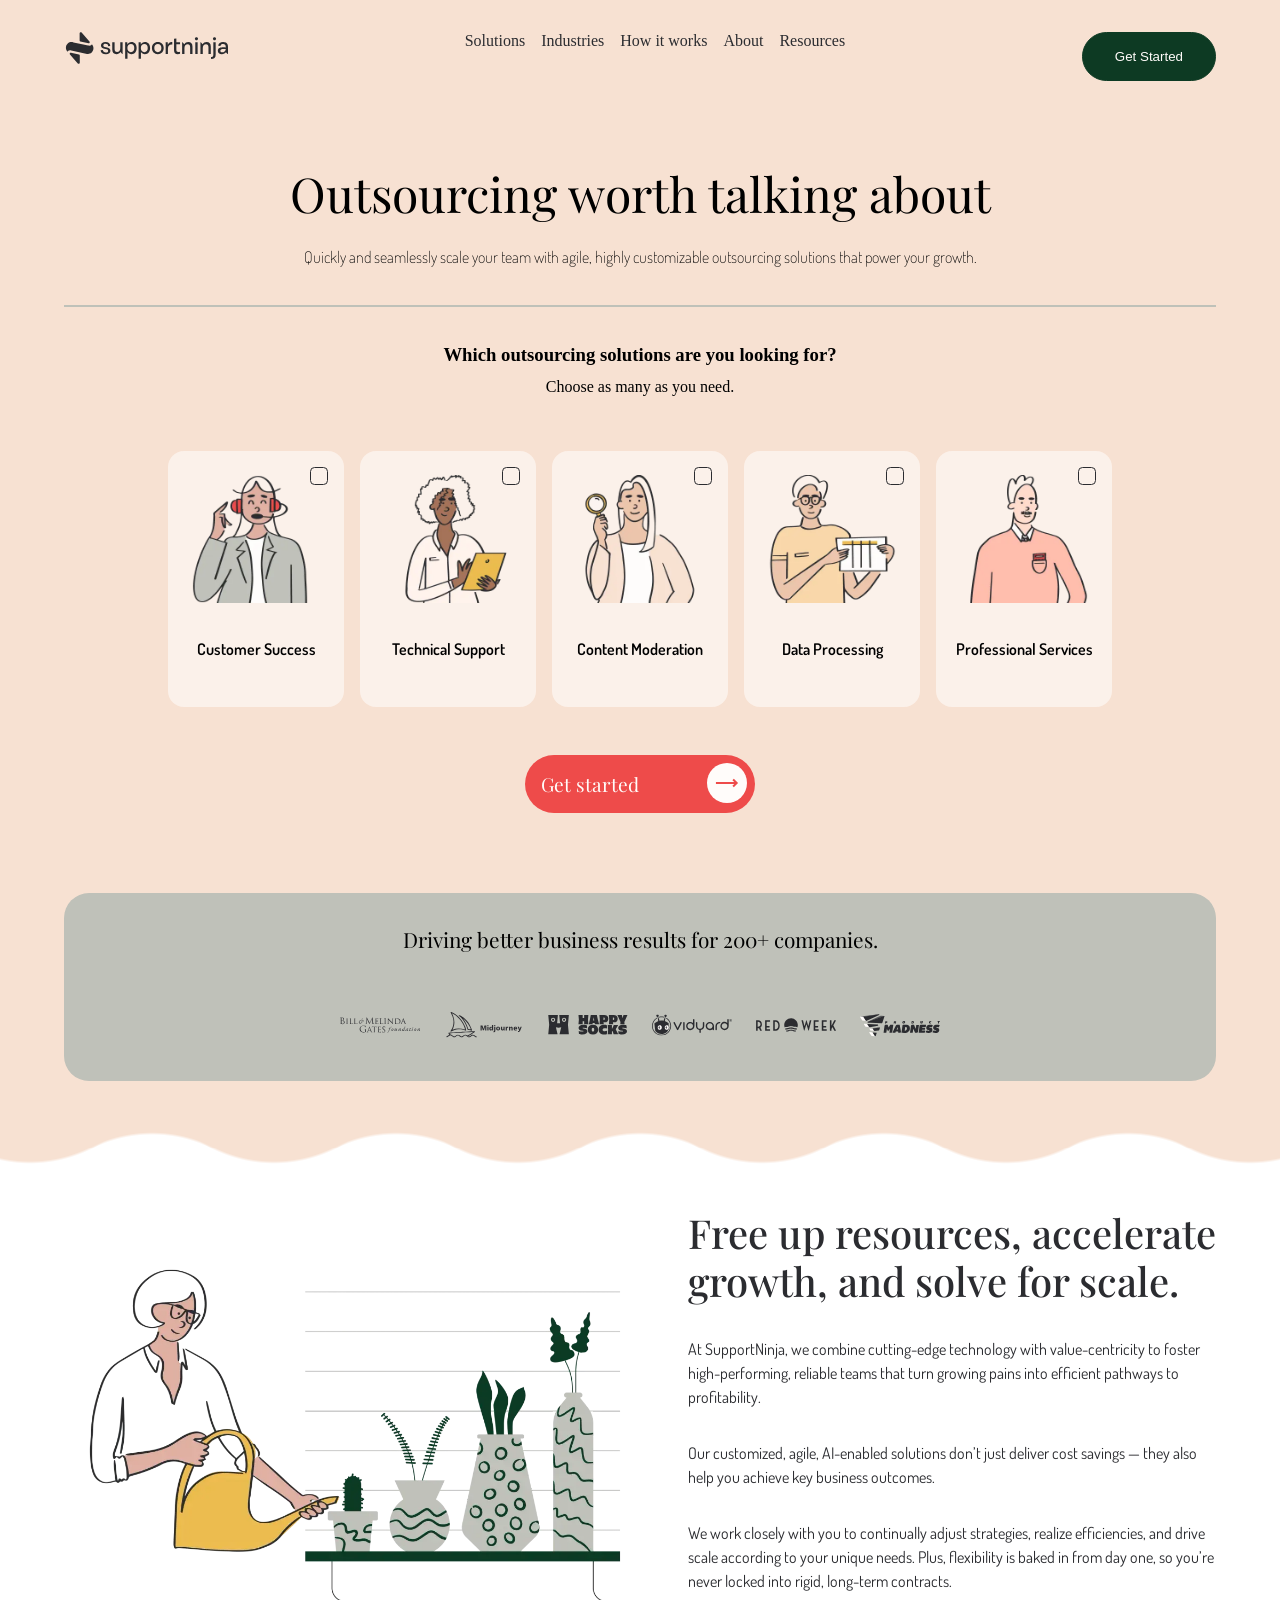
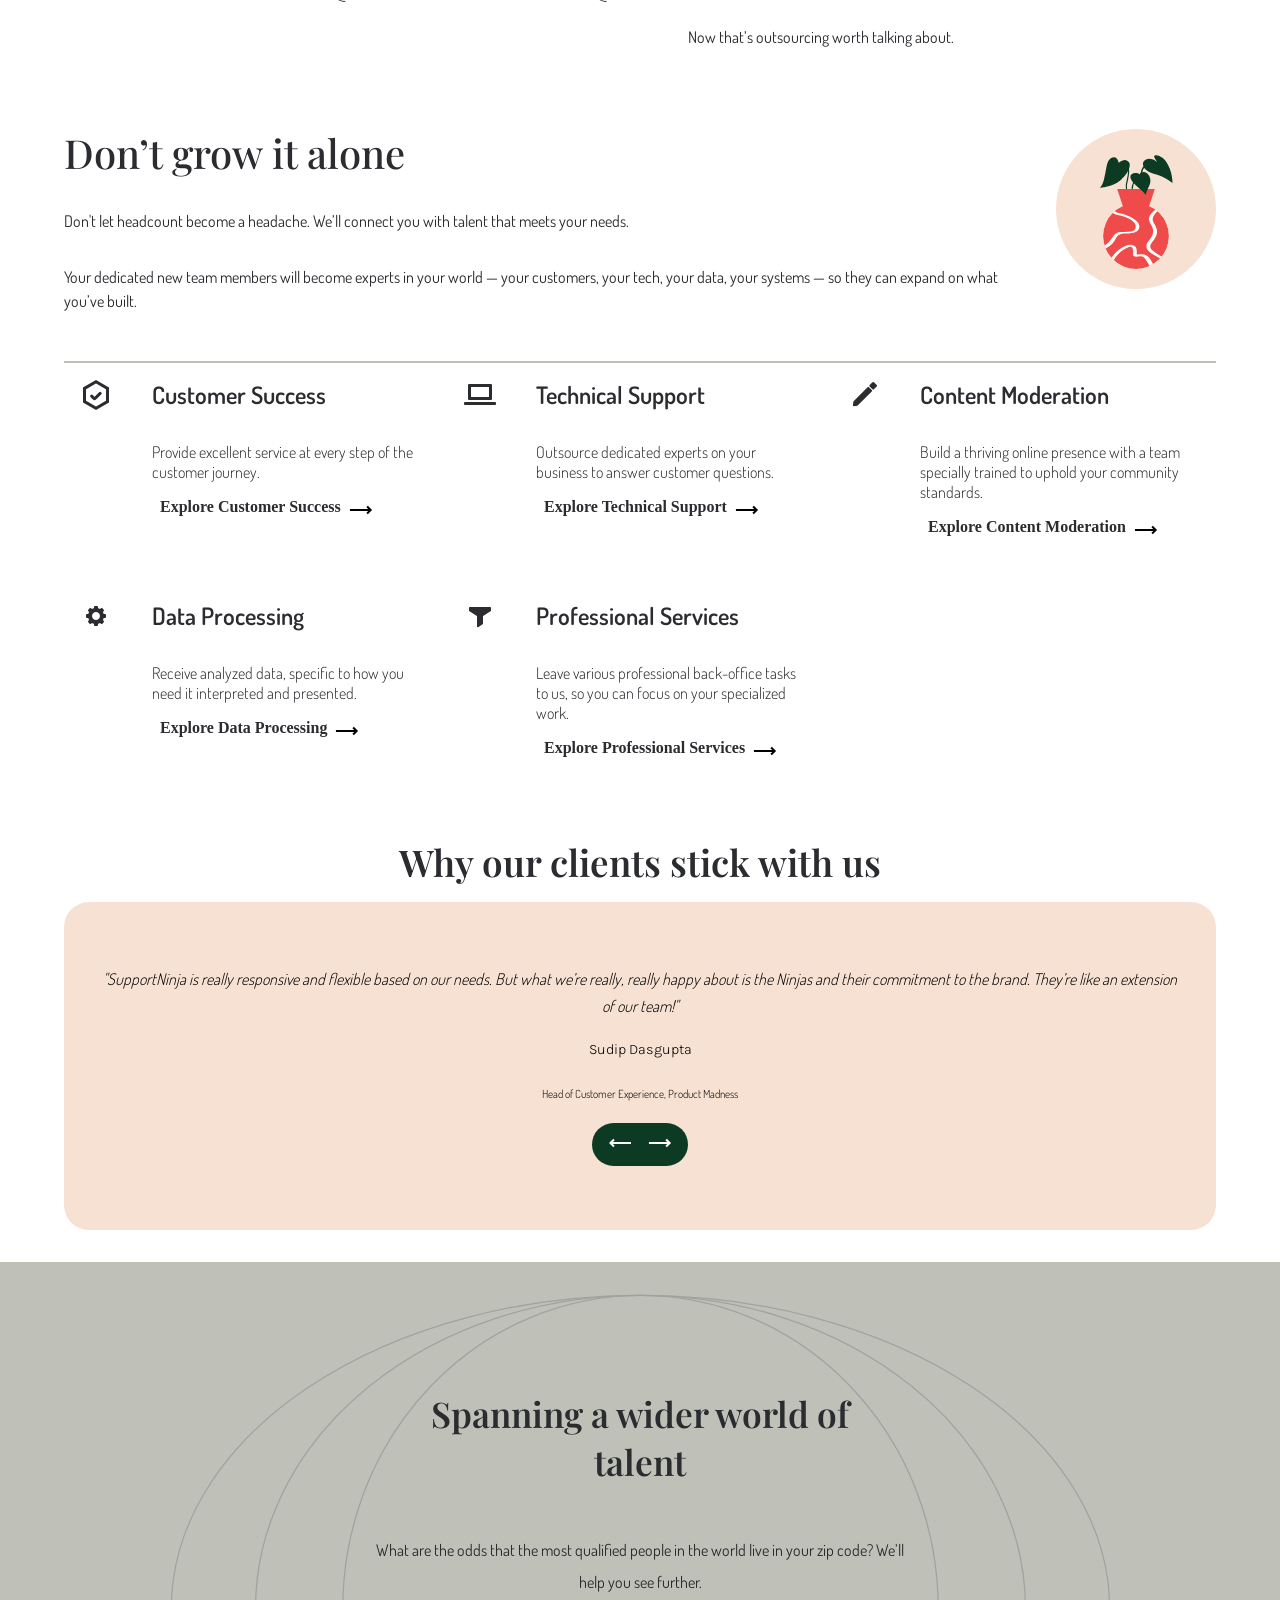
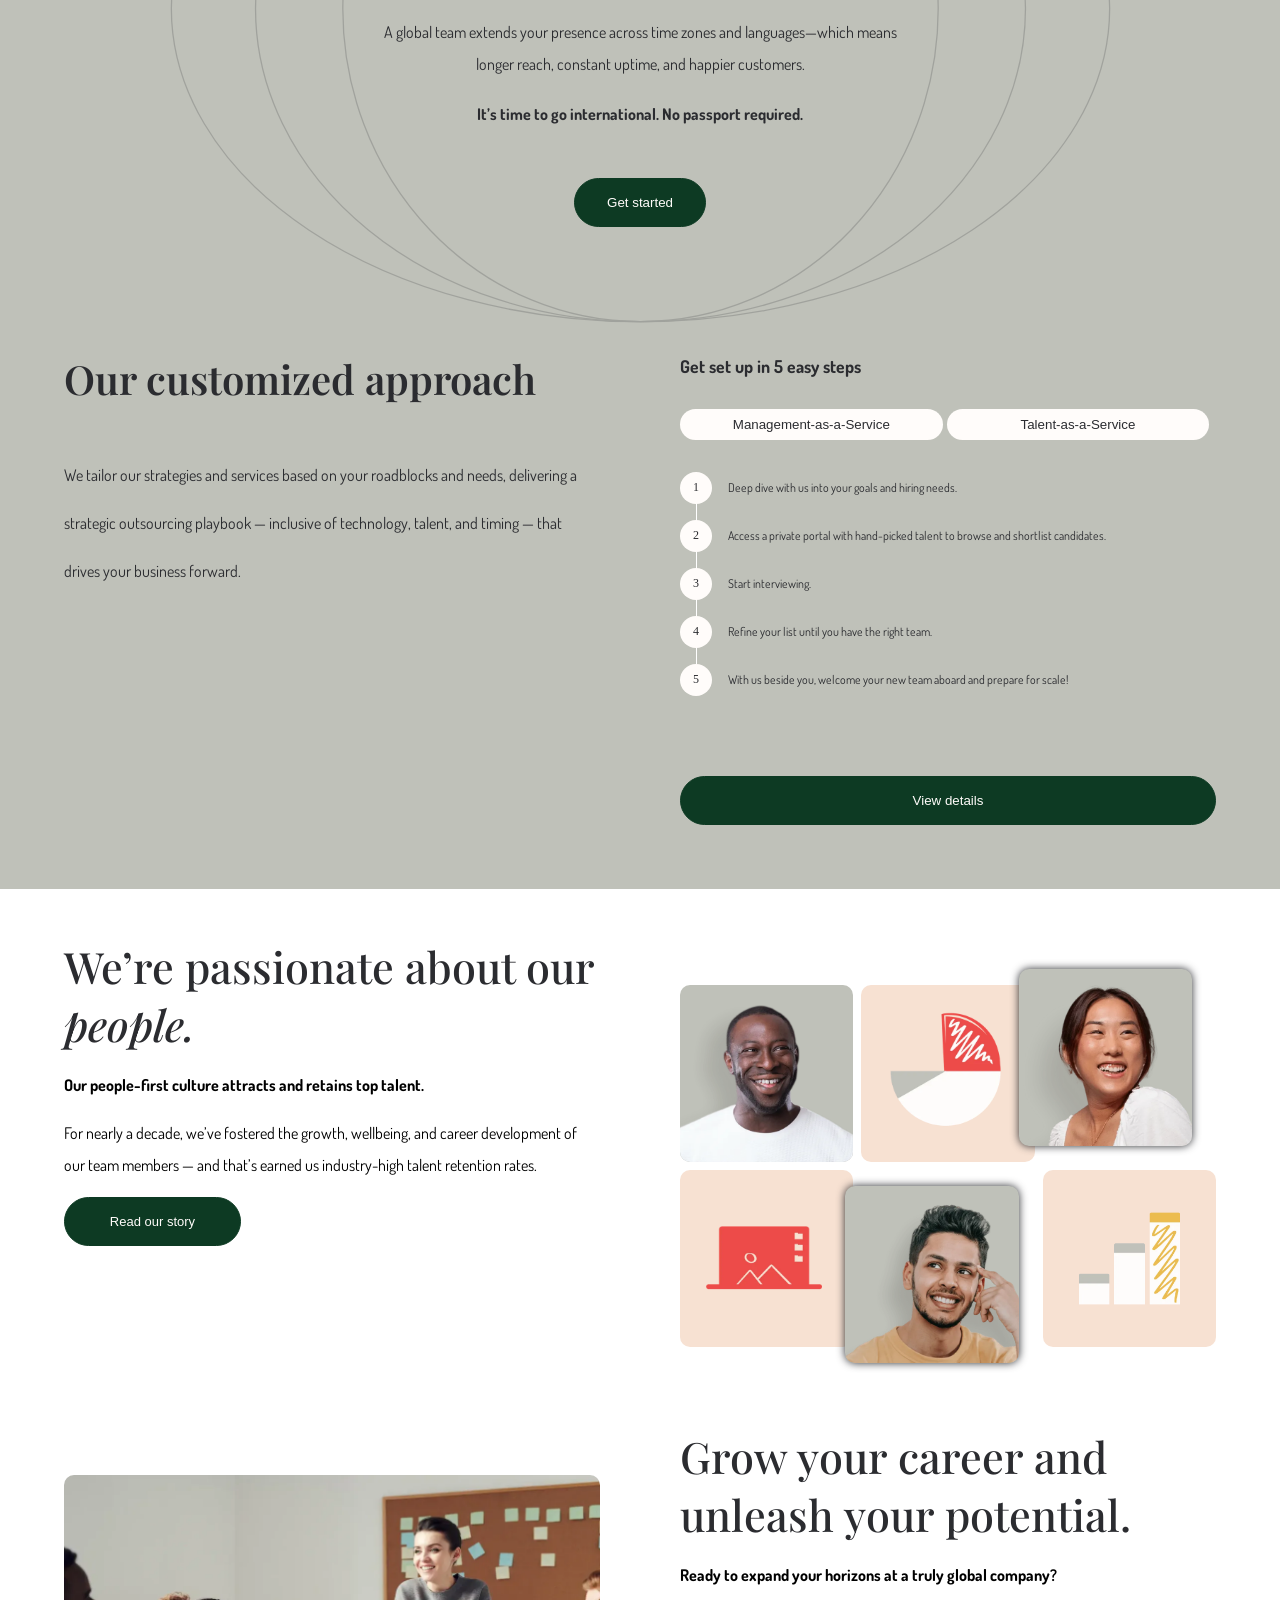
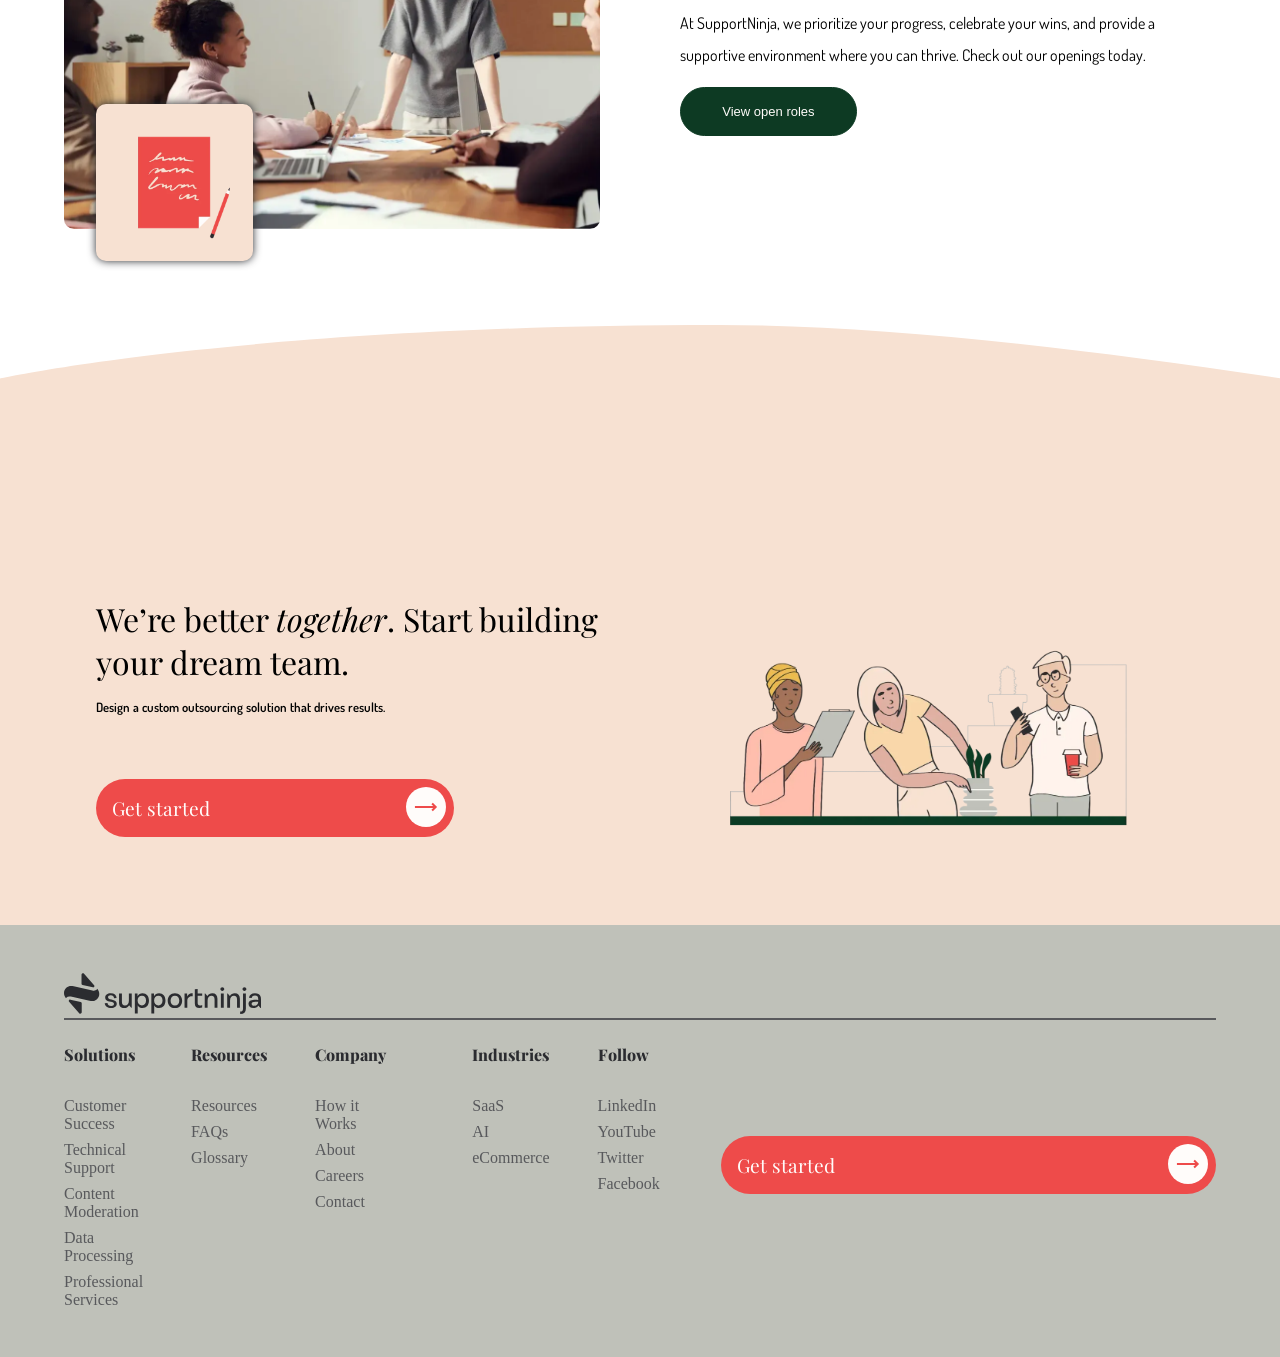
<file: index.html>
<!-- main.html for supportninja -->
<!DOCTYPE html>
<html lang="en">
  <head>
    <meta charset="UTF-8">
    <meta name="viewport" content="width=device-width, initial-scale=1.0">
    <title>supportninja</title>
    <link rel="stylesheet" href="style.css">
    <link rel="icon" href="./favicon.ico" type="image/x-icon">
    <link rel="preconnect" href="https://fonts.googleapis.com">
    <link rel="preconnect" href="https://fonts.gstatic.com" crossorigin>
    <link href="https://fonts.googleapis.com/css2?family=Dosis:wght@200;300;400;500;600;700;800&family=Karla:wght@700&family=Playfair+Display:ital,wght@0,400;0,500;0,600;0,700;0,800;0,900;1,400;1,500;1,600;1,700;1,800;1,900&family=Roboto:ital,wght@0,100;0,300;0,400;0,500;0,700;0,900;1,100;1,300;1,400;1,500;1,700;1,900&display=swap" rel="stylesheet">
  </head>
  <body>
    <header class="header">
      <div class="container">
        <div class="complete-logo">
          <img class= "logo" src="assets/supportninja-logo.svg" alt="supportninja logo">
          <img class= "text-logo" src="assets/text-logo.svg" alt="text logo">
        </div>
        <nav class="nav">
          <svg class= "burger-menu" width="24" height="24" viewBox="0 0 24 24" fill="none" xmlns="http://www.w3.org/2000/svg">
            <path d="M2 6C2 5.44772 2.44772 5 3 5H21C21.5523 5 22 5.44772 22 6C22 6.55228 21.5523 7 21 7H3C2.44772 7 2 6.55228 2 6Z" fill="currentColor" /><path d="M2 12.0322C2 11.4799 2.44772 11.0322 3 11.0322H21C21.5523 11.0322 22 11.4799 22 12.0322C22 12.5845 21.5523 13.0322 21 13.0322H3C2.44772 13.0322 2 12.5845 2 12.0322Z" fill="currentColor" />
            <path d="M3 17.0645C2.44772 17.0645 2 17.5122 2 18.0645C2 18.6167 2.44772 19.0645 3 19.0645H21C21.5523 19.0645 22 18.6167 22 18.0645C22 17.5122 21.5523 17.0645 21 17.0645H3Z" fill="currentColor" />
          </svg>
          <div class="nav-links">
            <a href="">Solutions</a>
            <a href="">Industries</a>
            <a href="">How it works</a>
            <a href="">About</a>
            <a href="">Resources</a>
          </div>
        </nav>
        <button class="green-button">Get Started</button>
      </div>
    </header>
    <main class="main">
      <section class="hero , container">
        <h1 class="hero-title">Outsourcing worth talking about</h1>
        <h2 class="hero-text">Quickly and seamlessly scale your team with agile, highly customizable outsourcing solutions that power your growth.
        </h2>
      </section>
      <div class="container">
        <div class="horizontal-line">
      </div>
      </div>
      <section class="choose-solution , container">
        <div class="choose-solution-text">
          <h3> Which outsourcing solutions are you looking for? </h3>
          <p> Choose as many as you need. </p>
        </div>
        <div class="solutions , container">
          <label class="label-for-solution-item">
            <div class="solutions-item">
              <img src="assets/customer-succes.webp" alt="customer succes illustration">
              <label class="label-for-checkbox">
                <input type="checkbox" name="select">
              </label>
              <p> Customer Success </p>
            </div>
          </label>
          <label>
            <div class="solutions-item">
              <img src="assets/technical-support.webp" alt="technical support illustration">
              <label>
                <input type="checkbox" name="select">
              </label>
              <p> Technical Support </p>
            </div>
          </label>
          <label>
            <div class="solutions-item">
              <img src="assets/content-moderator.webp" alt="content moderator illustration">
              <p> Content Moderation </p>
              <label>
                <input type="checkbox" name="select">
              </label>
            </div>
          </label>
          <label>
            <div class="solutions-item">
              <img src="assets/data-analyst.webp" alt="date analyst illustration">
              <p> Data Processing </p>
              <label>
                <input type="checkbox" name="select">
              </label>
            </div>
          </label>
          <label>
            <div class="solutions-item">
              <img src="assets/professional-services.webp" alt="Professional services illustration">
              <p> Professional Services </p>
              <label>
                <input type="checkbox" name="select">
              </label>
            </div>
          </label>
        </div>
        <button class="button"> Get started
          <div class="button-arrow">
            <svg width="24" height="24" viewBox="0 0 24 24" fill="none" xmlns="http://www.w3.org/2000/svg">
              <path d="M23.0677 11.9929L18.818 7.75739L17.4061 9.17398L19.2415 11.0032L0.932469 11.0012L0.932251 13.0012L19.2369 13.0032L17.4155 14.8308L18.8321 16.2426L23.0677 11.9929Z" fill="#ee4b4a"/>
            </svg>
          </div>
         </button>
      </section>
      <section class="logo-cloud , container">
        <h2> Driving better business results for 200+ companies. </h2>
        <div class="companies">
          <img src="assets/gates-foundation.svg" alt="gates fondation logo">
          <img src="assets/midjourney.svg" alt="midjourney logo">
          <img src="assets/happy-socks.svg" alt="happy socks logo">
          <img src="assets/vidyard.svg" alt="vidyard logo">
          <img src="assets/red-week.svg" alt="red week logo">
          <img src="assets/product-madness.svg" alt="product madness logo">
        </div>
      </sect.ion>
    </main>
    <section class="article , container">
      <div class="article-item">
        <img src="assets/gardening.webp" alt="woman watering flowers">
        <div class="article-text">
          <h1> Free up resources, accelerate growth, and solve for scale. </h1>
          <p> At SupportNinja, we combine cutting-edge technology with value-centricity to foster high-performing, reliable teams that turn growing pains into efficient pathways to profitability.</p>

          <p>Our customized, agile, AI-enabled solutions don’t just deliver cost savings — they also help you achieve key business outcomes.</p>

          <p>We work closely with you to continually adjust strategies, realize efficiencies, and drive scale according to your unique needs. Plus, flexibility is baked in from day one, so you’re never locked into rigid, long-term contracts.</p>

          <p>Now that’s outsourcing worth talking about.
          </p>
        </div>
      </div>
      <div class="article-item">
        <img class="plant" src="assets/plant.svg" alt="cartoon flower">
        <div class="article-text">
          <h1> Don’t grow it alone </h1>
          <p> Don't let headcount become a headache. We’ll connect you with talent that meets your needs.</p>

          <p>Your dedicated new team members will become experts in your world — your customers, your tech, your data, your systems — so they can expand on what you’ve built.
          </p>
        </div>
      </div>
    </section>
    <div class="container">
      <div class="horizontal-line">
      </div>
    </div>
    <section class="features , container">
      <div class="features-item">
        <a href="https://example.com/">
          <div class="features-symbol">
            <img src="assets/check.svg" alt="check icon">
          </div>
          <div class="features-text">
            <h1> Customer Success </h1>
            <p> Provide excellent service at every step of the customer journey. </p>
            <div class="features-item-link">
              <a href="https://example.com/"> Explore Customer Success </a>
              <div>
                <svg width="24" height="24" viewBox="0 0 24 24" fill="none" xmlns="http://www.w3.org/2000/svg">
                  <path d="M23.0677 11.9929L18.818 7.75739L17.4061 9.17398L19.2415 11.0032L0.932469 11.0012L0.932251 13.0012L19.2369 13.0032L17.4155 14.8308L18.8321 16.2426L23.0677 11.9929Z" fill="currentColor" />
                </svg>
              </div>
            </div>
          </div>
        </a>
      </div>
      <div class="horizontal-line">
      </div>
      <div class="features-item">
        <a href="https://example.com/">
          <div class="features-symbol">
            <img src="assets/computer.svg" alt="computer icon">
          </div>
          <div class="features-text">
            <h1> Technical Support </h1>
            <p> Outsource dedicated experts on your business to answer customer questions. </p>
            <div class="features-item-link">
              <a href="https://example.com/"> Explore Technical Support </a>
              <div>
                <svg width="24" height="24" viewBox="0 0 24 24" fill="none" xmlns="http://www.w3.org/2000/svg">
                  <path d="M23.0677 11.9929L18.818 7.75739L17.4061 9.17398L19.2415 11.0032L0.932469 11.0012L0.932251 13.0012L19.2369 13.0032L17.4155 14.8308L18.8321 16.2426L23.0677 11.9929Z" fill="currentColor" />
                </svg>
              </div>
            </div>
          </div>
        </a>
      </div>
      <div class="horizontal-line">
      </div>
      <div class="features-item">
        <a href="https://example.com/">
          <div class="features-symbol">
            <img src="assets/pen.svg" alt="pen icon">
          </div>
          <div class="features-text">
            <h1> Content Moderation </h1>
            <p> Build a thriving online presence with a team specially trained to uphold your community standards. </p>
            <div class="features-item-link">
              <a href="https://example.com/"> Explore Content Moderation </a>
              <div>
                <svg width="24" height="24" viewBox="0 0 24 24" fill="none" xmlns="http://www.w3.org/2000/svg">
                  <path d="M23.0677 11.9929L18.818 7.75739L17.4061 9.17398L19.2415 11.0032L0.932469 11.0012L0.932251 13.0012L19.2369 13.0032L17.4155 14.8308L18.8321 16.2426L23.0677 11.9929Z" fill="currentColor" />
                </svg>
              </div>
            </div>
          </div>
        </a>
      </div>
      <div class="horizontal-line">
      </div>
      <div class="features-item">
        <a href="https://example.com/">
          <div class="features-symbol">
            <img src="assets/machanical-circle.svg" alt="mechanical circle icon">
          </div>
          <div class="features-text">
            <h1> Data Processing </h1>
            <p> Receive analyzed data, specific to how you need it interpreted and presented. </p>
            <div class="features-item-link">
              <a href="https://example.com/"> Explore Data Processing </a>
              <div>
                <svg width="24" height="24" viewBox="0 0 24 24" fill="none" xmlns="http://www.w3.org/2000/svg">
                  <path d="M23.0677 11.9929L18.818 7.75739L17.4061 9.17398L19.2415 11.0032L0.932469 11.0012L0.932251 13.0012L19.2369 13.0032L17.4155 14.8308L18.8321 16.2426L23.0677 11.9929Z" fill="currentColor" />
                </svg>
              </div>
            </div>
          </a>
        </div>
      </div>
      <div class="horizontal-line">
      </div>
      <div class="features-item">
        <a href="https://example.com/">
          <div class="features-symbol">
            <img src="assets/tube.svg" alt="tube icon">
          </div>
          <div class="features-text">
            <h1> Professional Services </h1>
            <p> Leave various professional back-office tasks to us, so you can focus on your specialized work. </p>
            <div class="features-item-link">
              <a href="https://example.com/"> Explore Professional Services </a>
              <div>
                <svg width="24" height="24" viewBox="0 0 24 24" fill="none" xmlns="http://www.w3.org/2000/svg">
                  <path d="M23.0677 11.9929L18.818 7.75739L17.4061 9.17398L19.2415 11.0032L0.932469 11.0012L0.932251 13.0012L19.2369 13.0032L17.4155 14.8308L18.8321 16.2426L23.0677 11.9929Z" fill="currentColor" />
                </svg>
              </div>
            </div>
          </a>
        </div>
      </div>
    </section>
    <section class="testimonials , container">
      <h1>
        Why our clients stick with us
      </h1>
      <div class="testimonials-item">
        <p class="testimony"> "SupportNinja is really responsive and flexible based on our needs. But what we’re really, really happy about is the Ninjas and their commitment to the brand. They’re like an extension of our team!"
        </p>
        <p class="testimony-name">Sudip Dasgupta</p>
        <p class="testimony-title">Head of Customer Experience, Product Madness</p>
        <button>
          <div>
            <svg width="24" height="24" viewBox="0 0 24 24" fill="none" xmlns="http://www.w3.org/2000/svg">
              <path d="M1.02698 11.9929L5.26242 16.2426L6.67902 14.8308L4.85766 13.0033L22.9731 13.0012L22.9728 11.0012L4.85309 11.0033L6.6886 9.17398L5.27677 7.75739L1.02698 11.9929Z" fill="currentColor" />
            </svg>
          </div>
          <div>
            <svg width="24" height="24" viewBox="0 0 24 24" fill="none" xmlns="http://www.w3.org/2000/svg">
              <path d="M23.0677 11.9929L18.818 7.75739L17.4061 9.17398L19.2415 11.0032L0.932469 11.0012L0.932251 13.0012L19.2369 13.0032L17.4155 14.8308L18.8321 16.2426L23.0677 11.9929Z" fill="currentColor" />
            </svg>
          </div>
        </button>
      </div>
    </section>
    <section class="steps">
      <div class="background">
        <div class="steps-intro , container">
          <h1> Spanning a wider world of talent </h1>
          <p> What are the odds that the most qualified people in the world live in your zip code? We’ll help you see further.</p>
  ‍
          <p>A global team extends your presence across time zones and languages—which means longer reach, constant uptime, and happier customers.</p>
  ‍
          <p><strong>It’s time to go international. No passport required.</strong></p>
          <button> Get started </button>
        </div>
      </div>
      <div class="steps-points , container">
        <div class="approach">
          <h1> Our customized approach </h1>
          <p> We tailor our strategies and services based on your roadblocks and needs, delivering a strategic outsourcing playbook — inclusive of technology, talent, and timing — that drives your business forward.
          </p>
        </div>
        <div class="easy-steps">
          <h2> Get set up in 5 easy steps </h2>
          <div class="white-buttons">
            <label>
            <button class="management-button">
              Management-as-a-Service
            </button>
            </label>
            <button type="button" class="talent-button"> Talent-as-a-Service </button>
          </div>
          <div class="management">
            <div>
              <span>1</span> <p>Deep dive with us into your goals and hiring needs.</p>
            </div>
            <div>
              <span>2</span> We’ll work with you to design a customized solution for your business.
            </div>
            <div>
              <span>3</span> Once you're on board, we’ll source the best talent for you.
            </div>
            <div>
              <span>4</span>  We’ll create a customized training program that aligns with your goals.
            </div>
            <div>
              <span>5</span>  Sit back and enjoy the efficiencies ahead — it's grow time.
            </div>
          </div>
            <div class="talent">
              <div class="vertical-line"></div>
              <div class="talent-item">
                <div class="list-number">1</div><p> Deep dive with us into your goals and hiring needs.</p>
              </div>
              <div class="talent-item">
                <div class="list-number">2</div><p> Access a private portal with hand-picked talent to browse and shortlist candidates.</p>
              </div>
              <div class="talent-item">
                <div class="list-number">3</div><p>Start interviewing.</p>
              </div>
              <div class="talent-item">
                <div class="list-number">4</div><p>Refine your list until you have the right team.</p>
              </div>
              <div class="talent-item">
                <div class="list-number">5</div><p>With us beside you, welcome your new team aboard and prepare for scale!</p>
              </div>
            </div>
          <button id="details-button"> View details </button>
        </div>
      </div>
    </section>
    <section class="story , container">
      <div class="story-item">
        <div class="story-item-text">
          <h1> We’re passionate about our <i>people.</i> </h1>
          <strong><p> Our people-first culture attracts and retains top talent. </p></strong>
          <p> For nearly a decade, we’ve fostered the growth, wellbeing, and career development of our team members — and that’s earned us industry-high talent retention rates. </p>
          <button> Read our story </button>
        </div>
        <div class="story-photos">
          <div class="photo item1">
              <img src="assets/profil-photo-1.webp" alt="profile photo">
          </div>
          <div class="photo item2">
            <img src="assets/camebert.webp" alt="camembert graphic">
          </div>
          <div class="photo item3">
            <img src="assets/profil-photo-2.webp" alt="profile photo">
          </div>
          <div class="photo item2">
            <img src="assets/red-computer.webp" alt="red computer">
          </div>
          <div class="photo item5">
            <img src="assets/profil-photo-3.webp" alt="profile photo">
          </div>
          <div class="photo item2">
            <img src="assets/graphic.webp" alt="yellow graphic sketch">
          </div>
        </div>
      </div>
      <div class="story-item" id="story-item2">
        <div class="story-item-text">
          <h1> Grow your career and unleash your potential. </h1>
          <strong><p> Ready to expand your horizons at a truly global company? </p></strong>
          <p> At SupportNinja, we prioritize your progress, celebrate your wins, and provide a supportive environment where you can thrive. Check out our openings today. </p>
          <button> View open roles </button>
        </div>
        <div class="meeting">
          <img src="assets/reunion-photo.webp" alt="office meeting">
          <img class="red-note" src="assets/red-notes.webp" alt="red notes">
        </div>
      </div>
    </section>
    <section class="last">
      <div class="wave">
      </div>
      <div class="pink-section">
      <div class="container">
        <div class="last-item">
          <img src="assets/work-together.webp" alt="cartoon people working together">
          <div class="last-item-text">
            <h1> We’re better <i> together</i>. Start building your dream team. </h1>
            <p> Design a custom outsourcing solution that drives results. </p>
            <button class="button"> Get started
              <div class="button-arrow">
                <svg width="24" height="24" viewBox="0 0 24 24" fill="none" xmlns="http://www.w3.org/2000/svg">
                  <path d="M23.0677 11.9929L18.818 7.75739L17.4061 9.17398L19.2415 11.0032L0.932469 11.0012L0.932251 13.0012L19.2369 13.0032L17.4155 14.8308L18.8321 16.2426L23.0677 11.9929Z" fill=" #ee4b4a" />
                </svg>
              </div>
            </button>
          </div>
        </div>
      </div>
    </div>
    </section>
    <footer>
      <div class="container">
        <div>
          <img src="assets/supportninja-logo.svg">
          <img src="assets/text-logo.svg">
        </div>
        <div class="horizontal-line">
        </div>
        <div class="two-columns-layout">
          <div class="first-column">
            <div class="list">
              <p> Solutions </p>
              <a href="https://example.com/"> Customer Success </a>
              <a href="https://example.com/"> Technical Support </a>
              <a href="https://example.com/"> Content Moderation </a>
              <a href="https://example.com/"> Data Processing </a>
              <a href="https://example.com/"> Professional Services </a>
            </div>
            <div class="list">
              <p> Resources </p>
              <a href="https://example.com/"> Resources</a>
              <a href="https://example.com/"> FAQs </a>
              <a href="https://example.com/"> Glossary </a>
            </div>
            <div class="list">
              <p> Company </p>
              <a href="https://example.com/"> How it Works</a>
              <a href="https://example.com/"> About </a>
              <a href="https://example.com/"> Careers </a>
              <a href="https://example.com/"> Contact </a>
          </div>
        </div>
        <div class="second-column">
          <div class="list">
            <p> Industries </p>
            <a href="https://example.com/"> SaaS</a>
            <a href="https://example.com/"> AI </a>
            <a href="https://example.com/"> eCommerce </a>
          </div>
          <div class="list">
            <p> Follow </p>
            <a href="https://example.com/"> LinkedIn </a>
            <a href="https://example.com/"> YouTube </a>
            <a href="https://example.com/"> Twitter </a>
            <a href="https://example.com/"> Facebook </a>
          </div>
        </div>
      </div>
        <button class="button start"> Get started
          <div class="button-arrow">
            <svg width="24" height="24" viewBox="0 0 24 24" fill="none" xmlns="http://www.w3.org/2000/svg">
              <path d="M23.0677 11.9929L18.818 7.75739L17.4061 9.17398L19.2415 11.0032L0.932469 11.0012L0.932251 13.0012L19.2369 13.0032L17.4155 14.8308L18.8321 16.2426L23.0677 11.9929Z" fill="#ee4b4a" />
            </svg>
          </div>
        </button>
      </div>
    </footer>
  </body>
</html>
</file>
<file: style.css>
/* style.css */

* {
  margin: 0;
  padding: 0;
  box-sizing: border-box;
}

:root {
  --grey-color: #bfc1b9;
  --darker-grey: #58595c;
  --background-pink: #f7e1d2;
  --background-white: #fffcfa;
  --background-white-rgb: 255,252,250;
  --button-red: #ee4b4a;
  --button-red-rgb: 238,75,74;
  --main-black: #2b2c30;
  --green-button: #0d3a23;
  --green-button-rgb: rgb(13,58,35);
  --body-margin-small: 2rem;
  --body-margin-large: 4rem;
  --body-margin-xxl: 35rem;
  --alpha: 80%;
  --title-font:'Playfair Display', serif;
  --article-font:'Dosis', sans-serif;
}

.container {
  @media (width < 992px) {
    margin-left: var(--body-margin-small);
    margin-right: var(--body-margin-small);
  }

  @media (width >= 992px) {
    margin-left: var(--body-margin-large);
    margin-right: var(--body-margin-large);
  }

  @media (width >= 2060px) {
    margin-left: var(--body-margin-xxl);
    margin-right: var(--body-margin-xxl);
  }
}

body {
  width: 100%;
  height: 100%;
  box-sizing: border-box;
  padding: 0;
  margin: 0;
}

header {
  align-content: space-around;
  align-items: center;
  background-color: var(--background-pink);
  padding: 2rem 0;
  width: 100% ;
  box-sizing: border-box;

  & .container {
    display: flex;
    place-content: center space-between;
  }

  & .logo {
    width: 2rem;
    height: 2rem;
  }

  & .text-logo {
    width: 8rem;
    height: 2rem;
  }

  @media (width < 992px) {
    .green-button {
        display: none;
    }
  }

  @media (width >= 992px) {
    .green-button {
      border: 0.1rem solid var(--green-button);
      border-radius: 50px;
      padding: 1rem 2rem;
      background-color: var(--green-button);
      color: var(--background-white);
      font-weight: 500;

      &:hover {
        background-color: transparent;
        color: var(--green-button);
      }
    }
  }

  & .nav {
    @media (width < 992px) {
      .nav-links {
        display: none;
      }
    }

    @media (width >= 992px) {
      .burger-menu {
        display: none;
      }

      .nav-links {
        display: flex;
        place-content: center center;
        gap: 1rem;

        & a {
        text-decoration: none;
        color: var(--main-black);
         transition-duration: 0.6s;

          &:hover {
            color: var(--darker-grey);
            text-decoration: underline;
          }
        }
      }
    }
  }
}

.main {
  display: flex;
  flex-direction: column;
  background: var(--background-pink);
  width: 100%;

  --mask:
    radial-gradient(136.40px at 50% calc(100% - 183.00px),#000 99%,#0000 101%) calc(50% - 122px) 0/244px 100%,
    radial-gradient(136.40px at 50% calc(100% + 122.00px),#0000 99%,#000 101%) 50% calc(100% - 61px)/244px 100% repeat-x;

    -webkit-mask: var(--mask);
            mask: var(--mask);
}

.hero {
  display: flex;
  justify-content: center;
  align-items: center;
  flex-direction: column;
  text-align: center;
  margin: 2rem 0;

  & .hero-title {
    padding: 1rem;
    font-size: 3rem;
    font-family:var(--title-font);
    font-weight: 400;
  }

  & .hero-text {
    font-size: 1rem;
    line-height: 2rem;
    font-family: var(--article-font);
    font-weight: 200;
  }
}

.horizontal-line {
  border: 0.05rem var(--grey-color) solid;
  width: 100%;
}

.choose-solution {
  display: flex;
  flex-direction: column;

  & .choose-solution-text {
    text-align: center;
    margin: 2rem 0;
    line-height: 2rem;
  }
}

.solutions {
  display: flex;
  flex-direction: column;
  gap: 1rem;
  margin: 1rem 0;

  @media (width >= 992px) {
    flex-direction: row;
    justify-content: center;
    align-items: center;
    gap: 1rem;
  }
}

.solutions-item {
  width: 100%;
  height: 8rem;
  background-color: rgba(var(--background-white-rgb), .6);
  border-radius: 1rem;
  position: relative;

  @media (width >= 992px) {
    width: 11rem;
    height: 16rem;
  }

  &:hover {
    background-color: var(--background-white);
  }

  &:has(input:checked) {
    background-color: var(--background-white);
    box-shadow: 2px 2px 2px var(--main-black);
  }

  & img {
    width: 5rem;
    height: 6rem;
    object-fit: contain;
    position: absolute;
    top: 1rem;
    left: 2rem;

    @media (width >= 992px) {
      width: 8rem;
      height: 9rem;
      left: 0;
      right: 0;
      margin: auto;
    }
  }

  & label > input[type="checkbox"] {
    appearance: none;
  }

  & label > input[type="checkbox"]::before {
    content: "";
    display: inline-block;
    vertical-align: bottom;
    width: 1rem;
    height: 1rem;
    border-radius: 25%;
    border-style: solid;
    border-width: 0.1rem;
    border-color: var(--main-black);
    position: absolute;
    right: 1rem;
    bottom: 50%;
  }

  @media (width >= 992px) {
    & label > input[type="checkbox"]::before {
      position: absolute;
      top: 1rem;
      right: 1rem;
    }
  }

  & label > input[type="checkbox"]:checked::before {
    content: "✔︎";
    color: var(--main-black);
    text-align: center;
    font-size: 130%;
    padding: 0.1rem;
  }

  & p {
    position: absolute;
    bottom: 50%;
    left: 45%;
    text-align: center;
    font-family: var(--article-font);
    font-weight: 600;

    @media (width >= 992px) {
      position: absolute;
      left: 0;
      right: 0;
      margin: auto;
      bottom: 3rem;
    }
  }
}

.button {
  background-color: var(--button-red);
  display: flex;
  border: none;
  border-radius: 2rem;
  padding: 1rem;
  text-align: center;
  font-weight: 400;
  font-size: 120%;
  font-family: var(--title-font);
  color: var(--background-white);
  margin: 2rem 0;
  position: relative;
  transition: 0.5s;

  &:hover {
    background-color: var(--main-black);
  }

  & .button-arrow {
    background-color: var(--background-white);
    height: 2.5rem;
    width: 2.5rem;
    border-radius: 50%;
    position: absolute;
    right: 0.5rem;
    top: 0.5rem;

    & svg {
      position: absolute;
      top: 0.5rem;
      right: 0.5rem;
    }
  }

  @media (width >= 992px) {
    display: inline-flex;
    align-self: center;
    width: 20%;
  }
}

.logo-cloud {
  background-color: var(--grey-color);
  text-align: center;
  display: flex;
  flex-direction: column;
  gap: 3rem;
  padding: 2rem;
  margin-top: 3rem;
  border-radius: 25px;
  margin-bottom: 8rem;

  & h2 {
    font-family: var(--title-font);
    font-weight: 300;
    font-size: 130%;
  }

  & .companies {
    display: flex;
    flex-wrap: wrap;
    gap: 1.5rem;
    justify-content: center;

    & img {
      width: 5rem;
      height: 3rem;
    }
  }
}

.article {
  display: flex;
  flex-direction: column;
  gap: 5rem;

  & .article-item {
    display: flex;
    flex-direction: column;
    gap: 1.2rem;

    .article-text {
      display: flex;
      flex-direction: column;
      gap: 2rem;
    }

    & h1 {
      font-family:var(--title-font);
      color: var(--main-black);
      font-size: 250%;
      font-weight: 500;
      line-height: 3rem;
    }

    & p {
      font-family: var(--article-font);
      color: var(--main-black);
      line-height: 1.5rem;
    }

    & .plant {
      height: 10rem;
      width: 10rem;
    }

    @media (width >= 992px) {
      flex-direction: row;
      gap: 3rem;

      & img {
        width: 50%;
        object-fit: contain;
      }

      &:last-child {
        flex-direction: row-reverse;
        padding-bottom: 3rem;
      }

    }
  }
}

.features {
  display: flex;
  flex-direction: column;

  & .features-item {
    display: flex;
    flex-direction: column;
    gap: 2rem;

    & img {
      padding: 1rem 0;
    }

    & h1 {
      font-family: var(--article-font);
      font-weight: 600;
      margin-bottom: 2rem;
    }

    & p {
      font-family: var(--article-font);
    }

    & a {
    text-decoration: none;
    color: var(--main-black);
    font-weight: 300;
    }

    & .features-item-link {
      display: flex;
      gap: 0.5rem;

      & a {
      font-weight: 800;
      margin-bottom: 2rem;
      }
    }
  }

  @media (width >= 992px) {
    display: grid;
    grid-template-columns: repeat(3, 1fr);
    grid-template-rows: repeat(2, 1fr);

    & .features-item {
      display: flex;
      flex-direction: row;
      align-items: lastbaseline;
      align-content: flex-start;
      padding: 0 1rem;

      & .features-text {
        padding: 1rem 0.5rem;
        display: flex;
        flex-direction: column;
        gap: 1rem;
      }
    }

    .horizontal-line {
      display: none;
    }
  }
}

.testimonials {
  padding: 2rem 0;

  & h1 {
    font-family: var(--title-font);
    font-size: 230%;
    font-weight: 600;
    text-align: center;
    color: var(--main-black);
    margin-bottom: 1rem;
  }

  & .testimonials-item {
    background-color: var(--background-pink);
    padding: 4rem 2rem;
    border-radius: 25px;
    display: flex;
    flex-direction: column;
    align-items: center;
    place-content: center center;
    gap: 1rem;

    & p {
      font-family: var(--article-font);
      font-style: italic;
      text-align: center;
      font-weight: 300;
      line-height: 1.7rem;
    }

    & .testimony-name {
      font-family: Karla, sans-serif;
      font-style: normal;
      font-size: 90%;
    }

    & .testimony-title {
      font-style: normal;
      font-size: 70%;
    }

    & button {
      border: none;
      background-color: var(--green-button);
      border-radius: 100px;
      box-sizing: border-box;
      display: inline-flex;
      color: var(--background-white);
      justify-content: center;
      padding: 0.5rem 1rem;
      gap: 1rem;
      text-align: center;
      vertical-align: middle;
    }
  }
}

.steps {
  background-color: var(--grey-color);
  padding: 2rem 0;

  & .background {
    background-image: url("assets/world-background-image.svg");
    z-index: 1;
    background-position: center;
    background-repeat: no-repeat;
    background-size: contain;
    padding: 3rem;
  }

  & h1 {
    text-align: center;
    margin: 3rem;
    font-size: 220%;
    font-weight: 600;
    font-family: var(--title-font);
    color: var(--main-black);
    line-height: 3rem;
  }

  & p {
    font-family: var(--article-font);
    line-height: 2rem;
    color: var(--main-black);
  }

  & .steps-intro {
    display: flex;
    flex-direction: column;
    max-width: 34rem;
    left: 0;
    right: 0;
    margin: auto;

    & h1 {
      text-align: center;
    }

    & p {
      text-align: center;
    }

    & button {
      background-color: var(--green-button);
      border-radius: 100px;
      box-sizing: border-box;
      display: inline-flex;
      color: var(--background-white);
      justify-content: center;
      padding: 1rem 2rem;
      gap: 1rem;
      text-align: center;
      margin: 3rem auto;
      border: 0.1rem solid var(--green-button);

      &:hover {
        background-color: transparent;
        color: var(--green-button-rgb);
      }
    }
  }

  & .steps-points {
    display: flex;
    flex-direction: column;
    gap: 5rem;
    padding: 2rem 0;

    & .approach {
      margin-bottom: 3rem;

      @media (width >= 992px) {
        display: flex;
        flex-direction: column;
        flex: 1;
        align-content: flex-start;
        text-align: left;
        align-self: start;

        & h1 {
          text-align: left;
          margin: inherit;
          line-height: 3rem;
          font-size: 250%;
        }

        & p {
          text-align: left;
          line-height: 3rem;
        }
      }
    }

    & .easy-steps {
      display: flex;
      flex-direction: column;
      flex: 1;
    }

    & h2 {
      font-family: var(--article-font);
      color: var(--main-black);
      font-size: 110%;
      margin-bottom: 2rem;
    }

    & .white-buttons {
      & button {
        border: none;
        background-color: var(--background-white);
        border-radius: 100px;
        color: var(--main-black);
        padding: 0.5rem 1rem;
        width: 49%;

        &:hover {
          background-color: rgba(var(--background-white-rgb), 0.3);
        }

        &.management-button:active {
          background-color: red;
        }

        &.talent-button:active {
          background-color: yellow;
        }
      }
    }

    & button {
      border: 0.1rem solid var(--green-button);
      background-color: var(--green-button);
      border-radius: 100px;
      box-sizing: border-box;
      display: inline-flex;
      color: var(--background-white);
      justify-content: center;
      gap: 1rem;
      text-align: center;
      vertical-align: middle;
      padding: 1rem 0;

      &:hover {
        background-color: transparent;
        color: var(--green-button);
      }
    }

    #details-button {
      display: flex;
      width: 100%;
    }

    & .list-number {
      display: inline-flex;
      align-items: center;
      justify-content: center;
      width: 2rem;
      height: 2rem;
      border-radius: 50%;
      z-index: 1;
      background-color: var(--background-white);
      color: var(--main-black);
    }

    @media (width >= 992px) {
      flex-direction: row;
    }
  }
}

.management {
  display: none;
}

.talent {
  display: flex;
  flex-direction: column;
  gap: 1rem;
  padding: 2rem 0 5rem;
  position: relative;
}

  .vertical-line {
    border-left: 0.1rem solid white;
    height: 12rem;
    width: 10px;
    position: absolute;
    left: 1rem;
  }

  .talent-item {
    display: flex;
    gap: 1rem;
    font-size: 12px;

    & p {
      font-size: 12px;
    }
  }


.story {
  padding: 3rem 0;
  display: flex;
  flex-direction: column;
  gap: 2rem;

  & .story-item {
    display: flex;
    flex-direction: column;
    gap: 5rem;

    & h1 {
      font-family: var(--title-font);
      color: var(--main-black);
      font-size: 220%;
      font-weight: 500;
    }

    & p {
      font-family: var(--article-font);
      line-height: 2rem;
    }

    & button {
      background-color: var(--green-button);
      border-radius: 100px;
      padding: 1rem;
      color: var(--background-white);
      border: 0.1rem solid var(--green-button);
      box-sizing: border-box;
      width: 33%;
      font-size: 13px;
      transition: 0.3s;

      &:hover {
        background-color: transparent;
        color: var(--green-button-rgb);
      }
    }

    @media (width >= 992px) {
      display: flex;
      flex-direction: row;
      align-items: flex-start;

      & h1 {
        font-size: 270%;
      }
    }
  }

  & .story-photos {
    display: grid;
    grid-template-columns: repeat(3, 1fr);
    grid-template-rows: repeat(2, 1fr);
    grid-gap: 0.5rem;
    margin: 3rem 0;
    position: relative;

    .photo {
      background-color: var(--grey-color);
      border-radius: 10px;

      & > img {
        object-fit: cover;
        width: 100%;
        height: 100%;
        overflow: hidden;
        object-position: top;
        border-radius: 10px;
      }
    }

    & .item3 {
      position: relative;
      top: -1rem;
      left: -1.5rem;
      box-shadow: 0 0 0.5rem var(--main-black);
    }

    & .item5 {
      position: relative;
      top: 1rem;
      left: -1rem;
      box-shadow: 0 0 0.5rem var(--main-black);
    }

    & .item2 {
      background-color: var(--background-pink);
    }

    @media (width >= 992px) {
      flex: 1;
    }
  }
}

.story-item-text {
  display: flex;
  flex-direction: column;
  gap: 1rem;
  flex: 1;
}

#story-item2 {
  display: flex;
  flex-direction: row-reverse;

  @media (width <= 992px) {
    flex-direction: column;
  }
}

.meeting {
  position: relative;
  display: flex;
  flex: 1;

  & img {
    width: 100%;
    border-radius: 10px;
    margin: 3rem 0;
  }

  & .red-note {
    background-color: var(--background-pink);
    width: auto;
    height: 35%;
    display: flex;
    justify-content: center;
    position: absolute;
    inset: auto auto -2rem 2rem;
    box-shadow: 0 0 0.5rem var(--main-black);
    aspect-ratio: 1/1;
  }
}

.last {
  display: flex;
  flex-direction: column;
  width: 100%;

  & .wave {
    background-image: url("assets/wave.svg");
    height: auto;
    width: auto;
    background-size: cover;
    background-repeat: no-repeat;
    background-position-y: 90%;
    padding: 7rem 0;
  }
}

.pink-section {
  background-color: var(--background-pink);
  display: flex;
  flex-direction: column;

  & h1 {
    font-family: var(--title-font);
    font-size: 200%;
    font-weight: 400;
    margin: 1rem 0;
  }

  & p {
    font-family: var(--article-font);
    font-weight: 600;
    font-size: 80%;
    margin-bottom: 2rem;
  }

  & img {
    width: 100%;
  }

  & .button {
    display: inline-flex;
    width: 100%;
  }
}

.last-item {
  @media (width >= 992px) {
    display: flex;
    flex-direction: row-reverse;

    & img {
      width: 50%;
      padding: 5rem;
    }

    & .last-item-text {
      flex: 1;
      margin: 2rem;
    }

    & .button {
      width: 70%;
    }
  }
}

footer {
  background-color: var(--grey-color);
  padding: 3rem 0;

  & .container {
    @media (width >= 992px) {
      display: flex;
      flex-wrap: wrap;
      justify-content: space-between;
    }
  }

  & .horizontal-line {
    border-color: var(--darker-grey);
  }

  & .two-columns-layout {
    display: flex;
    gap: 3rem;

    & .first-column {
      flex: 1;

      @media (width >= 992px) {
        display: flex;
        justify-content: center;
        gap: 3rem;
      }
    }

    & .second-column {
      flex: 1;

      @media (width >= 992px) {
        display: flex;
        justify-content: center;
        gap: 3rem;
      }
    }
  }

  & .list {
    display: flex;
    flex-direction: column;
    gap: 0.5rem;

    & p {
      font-family: var(--title-font);
      font-weight: 800;
      color: var(--main-black);
      margin: 1.5rem 0;
    }

    & a {
      text-decoration: none;
      color: var(--darker-grey);

      &:hover {
        color: var(--main-black);
        transition: 0.5s;
      }
    }
  }

  & .start {
    display: flex;
    width: 43%;
  }
}
</file>
